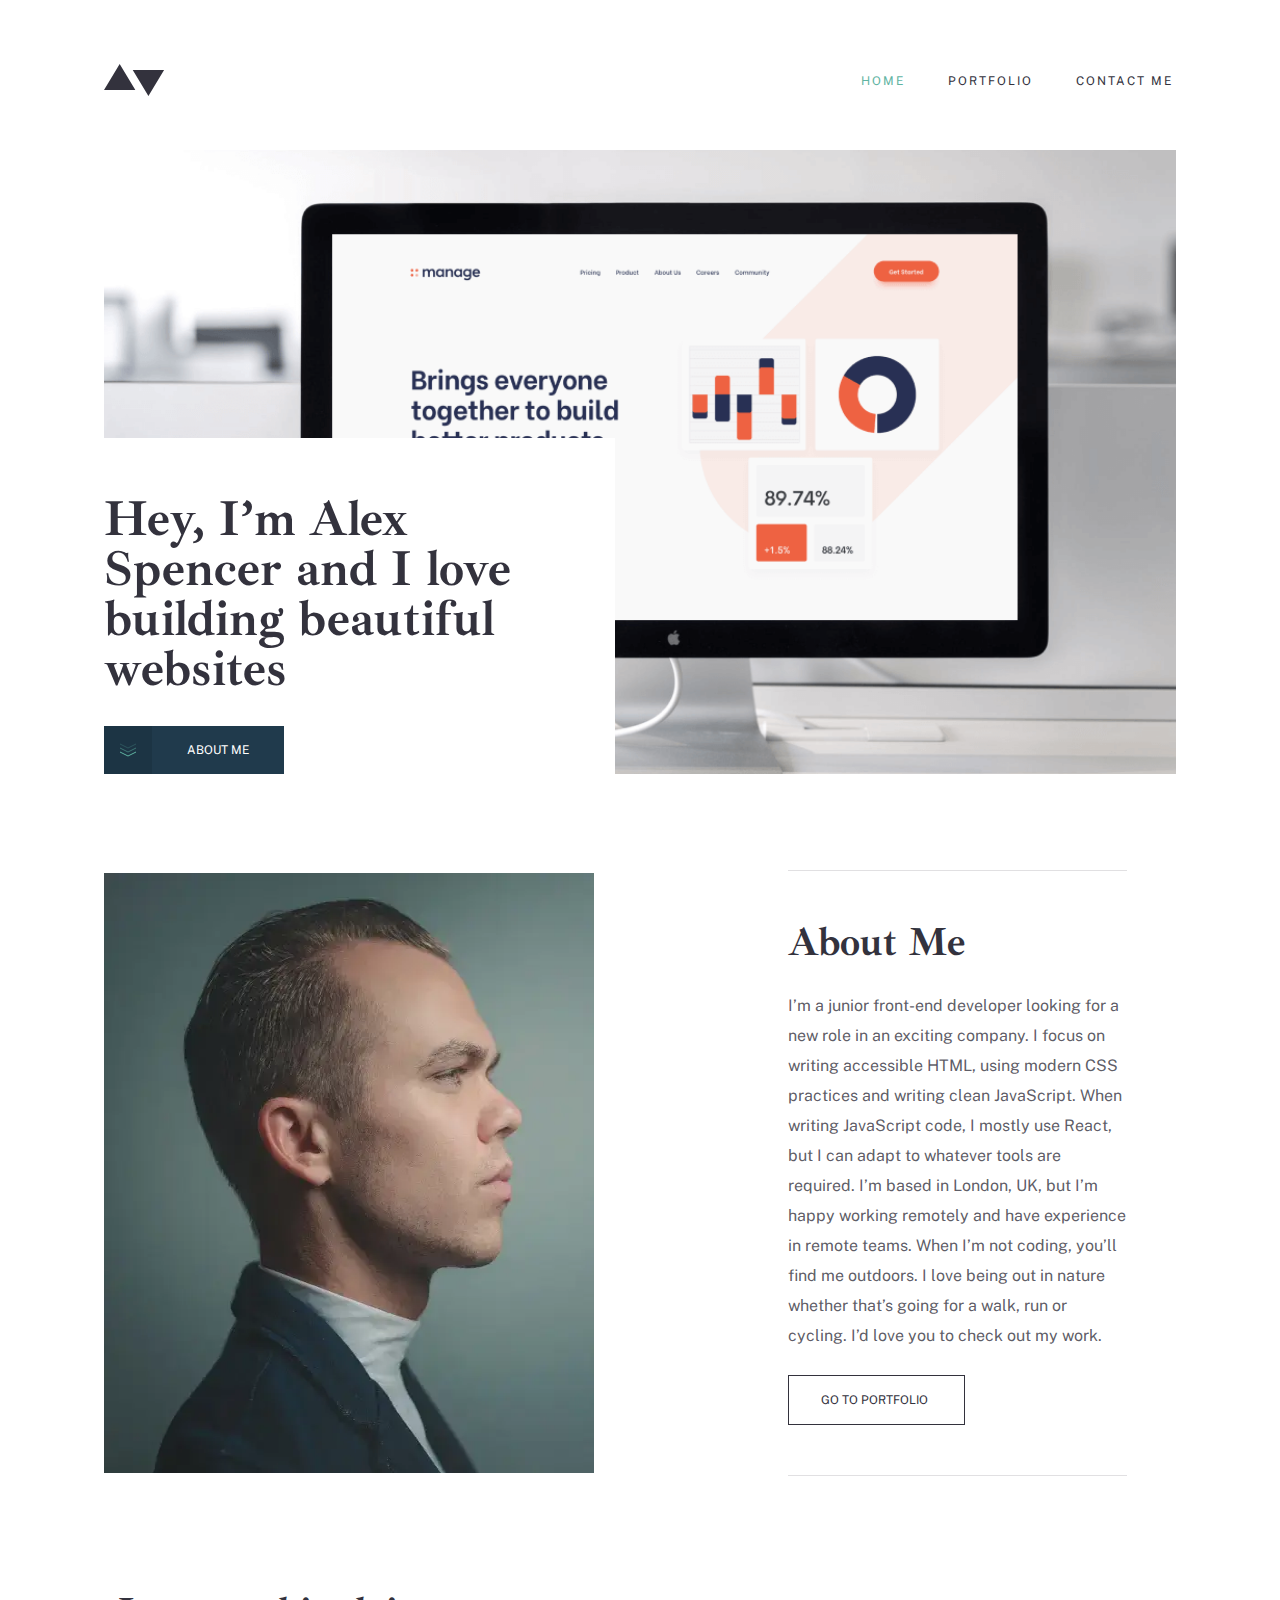
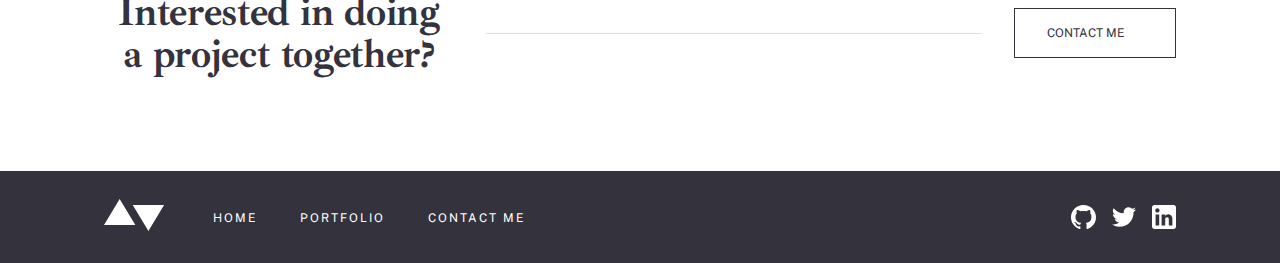
<file: index.html>
<!DOCTYPE html>
<html lang="en">
<head>
  <meta charset="UTF-8">
  <meta http-equiv="X-UA-Compatible" content="IE=edge">
  <meta name="viewport" content="width=device-width, initial-scale=1.0">
  <title>Minimalist portfolio</title>
  <link rel="stylesheet" href="./css/main.min.css">
</head>
<body>

  <header class="site-header">
    <div class="container">
      <div class="header-box">
        <a class="logo" href="./index.html">
          <img class="logo__img" src="./images/logo.svg" alt="Minimalist portfolio site logo">
        </a>

        <button class="header-box__btn"></button>

        <nav class="header-box__nav navigation">
          <ul class="navigation__list">
            <li class="navigation__item">
              <a class="navigation__link navigation__link--active" href="./index.html">HOME</a>
            </li>
            <li class="navigation__item">
              <a class="navigation__link" href="./porfolio.html">PORTFOLIO</a>
            </li>
            <li class="navigation__item">
              <a class="navigation__link" href="./contact.html">CONTACT ME</a>
            </li>
          </ul>
        </nav>
      </div>
    </div>
  </header>

  <main class="site-main">
    <section class="hero">
      <div class="container">
        <div class="hero__wrapper">
          <div class="hero__info">
            <h1 class="hero__title">
              Hey, I’m Alex Spencer and I love building beautiful websites
            </h1>
            <a class="link-bl" href="#aboutme">ABOUT ME</a>
          </div>
        </div>
      </div>
    </section>

    <section class="info" id="aboutme">
      <div class="container">
        <div class="info__box">
          <picture>
            <source type="image/webp"
            media="(max-width: 768px)"
            srcset="./images/alex-mb.webp 1x, ./images/alex-mb@2x.webp 2x">
            <source type="image/webp"
            media="(max-width: 1024px)"
            srcset="./images/alex-tb.webp 1x, ./images/alex-tb@2x.webp 2x">
            <source type="image/webp"
            media="(max-width: 1440px)"
            srcset="./images/alex.webp 1x, ./images/alex@2x.webp 2x">
            <source type="image/jpg"
            media="(max-width: 768px)"
            srcset="./images/alex-mb.jpg 1x, ./images/alex-mb@2x.jpg 2x">

            <source type="image/jpg"
            media="(max-width: 1024px)"
            srcset="./images/alex-tb.jpg 1x, ./images/alex-tb@2x.jpg 2x">

            <img class="info__img" src="./images/alex.jpg"
            srcset="./images/alex.jpg 1x, ./images/alex@2x.jpg 2x"
            width="300" height="350"
            alt="Alex Spencer">
          </picture>

          <div class="info__wrapper">
            <h2 class="info__title">
              About Me
            </h2>
            <p class="info__text">
              I’m a junior front-end developer looking for a new role in an exciting company. I focus on writing accessible HTML, using modern CSS practices and writing clean JavaScript. When writing JavaScript code, I mostly use React, but I can adapt to whatever tools are required. I’m based in London, UK, but I’m happy working remotely and have experience in remote teams. When I’m not coding, you’ll find me outdoors. I love being out in nature whether that’s going for a walk, run or cycling. I’d love you to check out my work.
            </p>

            <a class="link-wt" href="./porfolio.html">GO TO PORTFOLIO</a>
          </div>
        </div>
      </div>
    </section>

    <article class="advertice">
      <div class="container">
        <div class="advertice__box">
          <div class="advertice__titlebox">
            <h2 class="advertice__title">
              Interested in doing a project together?
            </h2>
          </div>
          <span class="advertice__line"></span>
          <a class="link-wt" href="./contact.html">CONTACT ME</a>
        </div>
      </div>
    </article>
  </main>

  <footer class="site-footer">
    <div class="container">
      <div class="site-footer__box">
        <a class="footer-logo" href="./index.html">
          <svg class="footer-logo__img" width="61" height="32" fill="none" xmlns="http://www.w3.org/2000/svg"><path fill-rule="evenodd" clip-rule="evenodd" d="M31.347 26.122 15.673 0 0 26.122h31.347ZM60.082 5.878 44.408 32 28.735 5.878h31.347Z" fill="currentColor"/></svg>
        </a>

        <ul class="site-footer__list footer">
          <li class="footer__item">
            <a class="footer__link" href="./index.html">HOME</a>
          </li>
          <li class="footer__item">
            <a class="footer__link" href="./porfolio.html">PORTFOLIO</a>
          </li>
          <li class="footer__item">
            <a class="footer__link" href="./contact.html">CONTACT ME</a>
          </li>
        </ul>

        <ul class="site-footer__sm sm">
          <li class="sm__item">
            <a class="sm__link" href="#" target="blank">
              <img class="sm__img" src="./images/github.svg" alt="Github link">
            </a>
          </li>
          <li class="sm__item">
            <a class="sm__link" href="#" target="blank">
              <img class="sm__img" src="./images/twitter.svg" alt="twitter link">
            </a>
          </li>
          <li class="sm__item">
            <a class="sm__link" href="#" target="blank">
              <img class="sm__img" src="./images/linkedin.svg" alt="linkedin link">
            </a>
          </li>
        </ul>
      </div>
    </div>
  </footer>

  <script src="./js/main.js"></script>

</body>
</html>
</file>
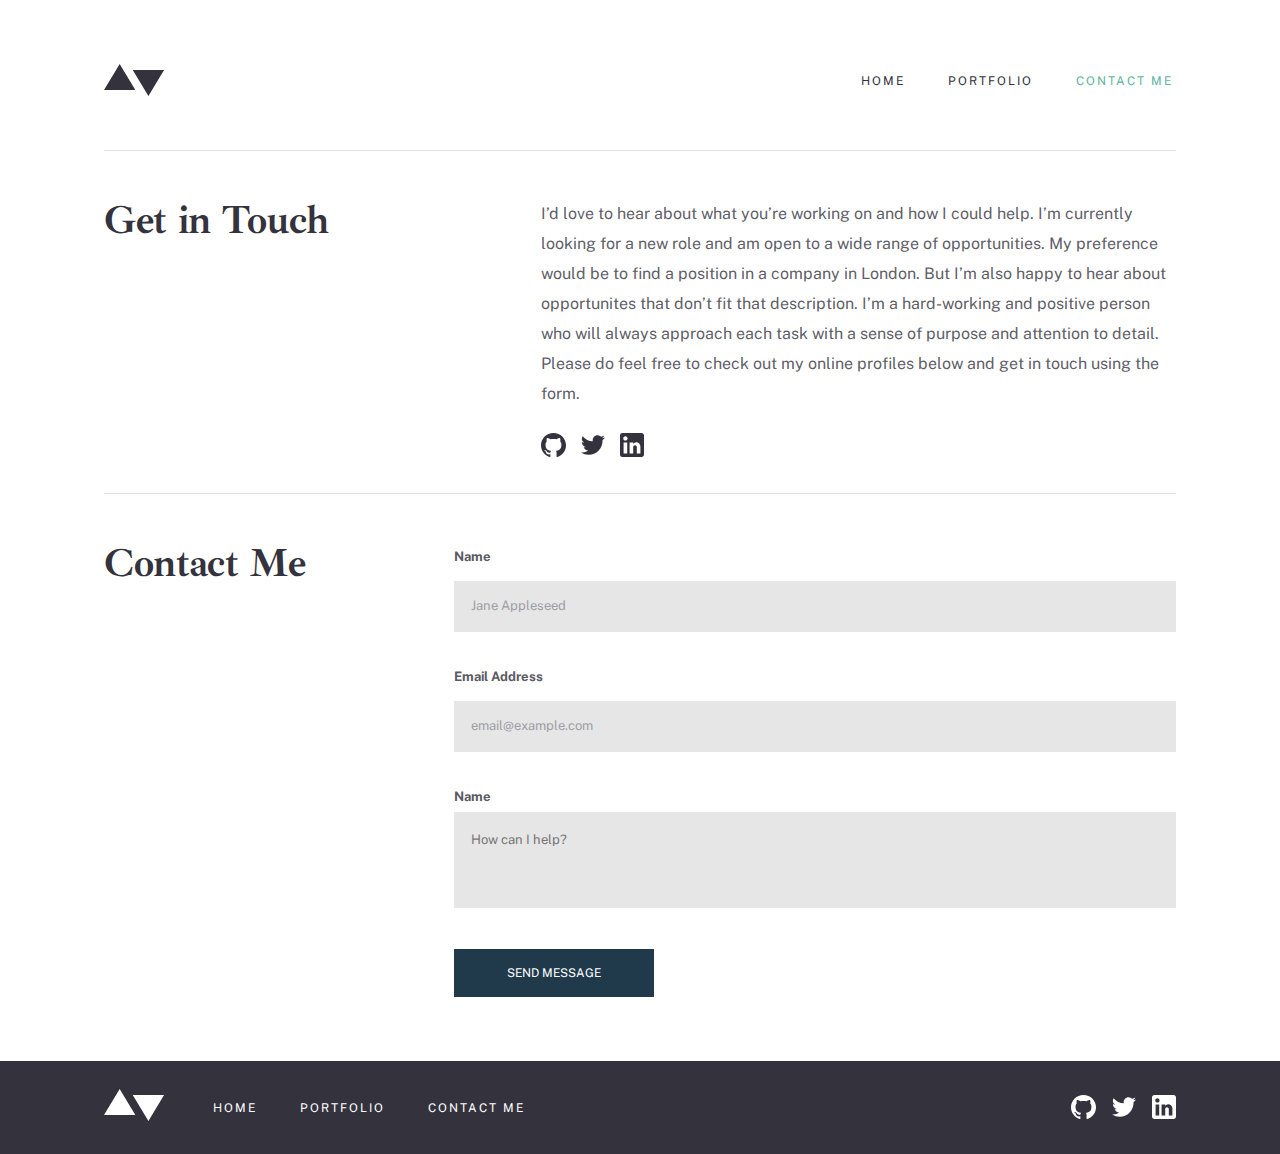
<file: contact.html>
<!DOCTYPE html>
<html lang="en">
<head>
  <meta charset="UTF-8">
  <meta http-equiv="X-UA-Compatible" content="IE=edge">
  <meta name="viewport" content="width=device-width, initial-scale=1.0">
  <title>Minimalist portfolio</title>
  <link rel="stylesheet" href="./css/main.min.css">
</head>
<body>

  <header class="site-header">
    <div class="container">
      <div class="header-box">
        <a class="logo" href="./index.html">
          <img class="logo__img" src="./images/logo.svg" alt="Minimalist portfolio site logo">
        </a>

        <button class="header-box__btn"></button>

        <nav class="header-box__nav navigation">
          <ul class="navigation__list">
            <li class="navigation__item">
              <a class="navigation__link" href="./index.html">HOME</a>
            </li>
            <li class="navigation__item">
              <a class="navigation__link" href="./porfolio.html">PORTFOLIO</a>
            </li>
            <li class="navigation__item">
              <a class="navigation__link navigation__link--active" href="./contact.html">CONTACT ME</a>
            </li>
          </ul>
        </nav>
      </div>
    </div>
  </header>

  <main class="site-main">
    <section class="get">
      <h2 class="visually-hidden">Start contact page</h2>
      <div class="container">
        <div class="get__wrapper">
          <div class="get__titlebox">
            <h3 class="get__title">
              Get in Touch
            </h3>
          </div>
          <div class="get__info">
            <p class="get__text">
              I’d love to hear about what you’re working on and how I could help. I’m currently looking for a new role and am open to a wide range of opportunities. My preference would be to find a position in a company in London. But I’m also happy to hear about opportunites that don’t fit that description. I’m a hard-working and positive person who will always approach each task with a sense of purpose and attention to detail. Please do feel free to check out my online profiles below and get in touch using the form.
            </p>
            <ul class="get__list">
              <li class="get__item">
                <a class="get__link" href="#">
                  <svg width="25" height="24" fill="none" xmlns="http://www.w3.org/2000/svg"><path d="M12.5 0C5.594 0 0 5.51 0 12.305c0 5.437 3.581 10.048 8.547 11.674.625.116.854-.265.854-.592 0-.292-.01-1.066-.016-2.092-3.477.742-4.21-1.65-4.21-1.65-.569-1.42-1.39-1.8-1.39-1.8-1.133-.764.087-.748.087-.748 1.255.086 1.914 1.268 1.914 1.268 1.115 1.881 2.927 1.338 3.641 1.024.113-.797.434-1.338.792-1.646-2.776-.308-5.694-1.366-5.694-6.08 0-1.343.484-2.44 1.286-3.302-.14-.31-.562-1.562.11-3.256 0 0 1.047-.33 3.437 1.261 1-.273 2.063-.409 3.125-.415 1.063.006 2.125.142 3.125.415 2.375-1.591 3.422-1.261 3.422-1.261.672 1.694.25 2.945.125 3.256.797.861 1.281 1.959 1.281 3.302 0 4.727-2.921 5.767-5.703 6.07.438.369.844 1.123.844 2.276 0 1.647-.015 2.97-.015 3.37 0 .322.218.707.859.584 5-1.615 8.579-6.23 8.579-11.659C25 5.51 19.403 0 12.5 0Z" fill="#33323D"/></svg>
                </a>
              </li>
              <li class="get__item">
                <a class="get__link" href="#">
                  <svg width="24" height="20" fill="none" xmlns="http://www.w3.org/2000/svg"><path d="M24 2.557a9.83 9.83 0 0 1-2.828.775A4.932 4.932 0 0 0 23.337.608a9.864 9.864 0 0 1-3.127 1.195A4.916 4.916 0 0 0 16.616.248c-3.179 0-5.515 2.966-4.797 6.045A13.978 13.978 0 0 1 1.671 1.149a4.93 4.93 0 0 0 1.523 6.574 4.903 4.903 0 0 1-2.229-.616c-.054 2.281 1.581 4.415 3.949 4.89a4.935 4.935 0 0 1-2.224.084 4.928 4.928 0 0 0 4.6 3.419A9.9 9.9 0 0 1 0 17.54a13.94 13.94 0 0 0 7.548 2.212c9.142 0 14.307-7.721 13.995-14.646A10.025 10.025 0 0 0 24 2.557Z" fill="#33323D"/></svg>
                </a>
              </li>
              <li class="get__item">
                <a class="get__link" href="#">
                  <svg width="24" height="24" fill="none" xmlns="http://www.w3.org/2000/svg"><path fill-rule="evenodd" clip-rule="evenodd" d="M2.4 0h19.2C22.92 0 24 1.08 24 2.4v19.2c0 1.32-1.08 2.4-2.4 2.4H2.4C1.08 24 0 22.92 0 21.6V2.4C0 1.08 1.08 0 2.4 0Zm1.2 20.4h3.6V9.6H3.6v10.8ZM5.4 7.56c-1.2 0-2.16-.96-2.16-2.16 0-1.2.96-2.16 2.16-2.16 1.2 0 2.16.96 2.16 2.16 0 1.2-.96 2.16-2.16 2.16ZM16.8 20.4h3.6v-6.84c0-2.28-1.92-4.2-4.2-4.2-1.08 0-2.4.72-3 1.68V9.6H9.6v10.8h3.6v-6.36c0-.96.84-1.8 1.8-1.8.96 0 1.8.84 1.8 1.8v6.36Z" fill="#33323D"/></svg>
                </a>
              </li>
            </ul>
          </div>
        </div>
        <div class="get__wrapper">
          <div class="get__titlebox">
            <h3 class="get__title">
              Contact Me
            </h3>
          </div>
          <form class="get__form" action="https://echo.htmlacademy.ru/courses" method="POST" autocomplete="off">
            <label class="get__label">
              Name
              <input class="get__input" type="text" name="user_name" minlength="2" placeholder="Jane Appleseed" required>
              <span class="get__sp">This field is required</span>
            </label>
            <label class="get__label">Email Address
              <input class="get__input" type="email" name="user_email" placeholder="email@example.com" required>
              <span class="get__sp">This field is required</span>
            </label>
            <label class="get__label">
              Name
              <textarea class="get__textarea" name="user_text" cols="30" rows="3" minlength="10" placeholder="How can I help?" required></textarea>
              <span class="get__sp">This field is required</span>
            </label>

            <button class="get__btn" type="submit">SEND MESSAGE</button>
          </form>
        </div>
      </div>
    </section>
  </main>

  <footer class="site-footer">
    <div class="container">
      <div class="site-footer__box">
        <a class="footer-logo" href="./index.html">
          <svg class="footer-logo__img" width="61" height="32" fill="none" xmlns="http://www.w3.org/2000/svg"><path fill-rule="evenodd" clip-rule="evenodd" d="M31.347 26.122 15.673 0 0 26.122h31.347ZM60.082 5.878 44.408 32 28.735 5.878h31.347Z" fill="currentColor"/></svg>
        </a>

        <ul class="site-footer__list footer">
          <li class="footer__item">
            <a class="footer__link" href="./index.html">HOME</a>
          </li>
          <li class="footer__item">
            <a class="footer__link" href="./porfolio.html">PORTFOLIO</a>
          </li>
          <li class="footer__item">
            <a class="footer__link" href="./contact.html">CONTACT ME</a>
          </li>
        </ul>

        <ul class="site-footer__sm sm">
          <li class="sm__item">
            <a class="sm__link" href="#" target="blank">
              <img class="sm__img" src="./images/github.svg" alt="Github link">
            </a>
          </li>
          <li class="sm__item">
            <a class="sm__link" href="#" target="blank">
              <img class="sm__img" src="./images/twitter.svg" alt="twitter link">
            </a>
          </li>
          <li class="sm__item">
            <a class="sm__link" href="#" target="blank">
              <img class="sm__img" src="./images/linkedin.svg" alt="linkedin link">
            </a>
          </li>
        </ul>
      </div>
    </div>
  </footer>

  <script src="./js/main.js"></script>

</body>
</html>
</file>
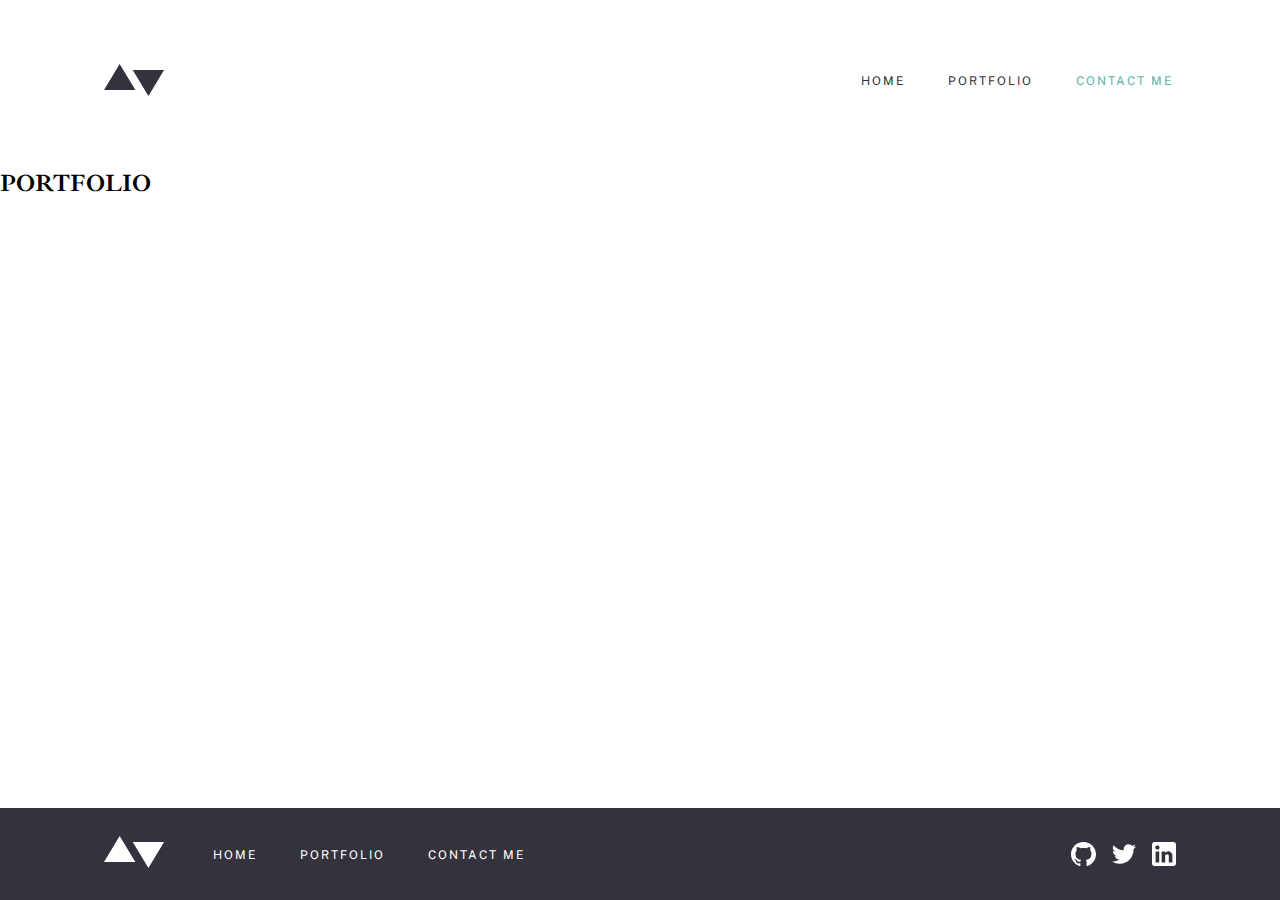
<file: porfolio.html>
<!DOCTYPE html>
<html lang="en">
<head>
  <meta charset="UTF-8">
  <meta http-equiv="X-UA-Compatible" content="IE=edge">
  <meta name="viewport" content="width=device-width, initial-scale=1.0">
  <title>Minimalist portfolio</title>
  <link rel="stylesheet" href="./css/main.min.css">
</head>
<body>

  <header class="site-header">
    <div class="container">
      <div class="header-box">
        <a class="logo" href="./index.html">
          <img class="logo__img" src="./images/logo.svg" alt="Minimalist portfolio site logo">
        </a>

        <button class="header-box__btn"></button>

        <nav class="header-box__nav navigation">
          <ul class="navigation__list">
            <li class="navigation__item">
              <a class="navigation__link" href="./index.html">HOME</a>
            </li>
            <li class="navigation__item">
              <a class="navigation__link" href="./porfolio.html">PORTFOLIO</a>
            </li>
            <li class="navigation__item">
              <a class="navigation__link navigation__link--active" href="./contact.html">CONTACT ME</a>
            </li>
          </ul>
        </nav>
      </div>
    </div>
  </header>

  <main class="site-main">
    <h2>PORTFOLIO</h2>
  </main>
  <footer class="site-footer">
    <div class="container">
      <div class="site-footer__box">
        <a class="footer-logo" href="./index.html">
          <svg class="footer-logo__img" width="61" height="32" fill="none" xmlns="http://www.w3.org/2000/svg"><path fill-rule="evenodd" clip-rule="evenodd" d="M31.347 26.122 15.673 0 0 26.122h31.347ZM60.082 5.878 44.408 32 28.735 5.878h31.347Z" fill="currentColor"/></svg>
        </a>

        <ul class="site-footer__list footer">
          <li class="footer__item">
            <a class="footer__link" href="./index.html">HOME</a>
          </li>
          <li class="footer__item">
            <a class="footer__link" href="./porfolio.html">PORTFOLIO</a>
          </li>
          <li class="footer__item">
            <a class="footer__link" href="./contact.html">CONTACT ME</a>
          </li>
        </ul>

        <ul class="site-footer__sm sm">
          <li class="sm__item">
            <a class="sm__link" href="#" target="blank">
              <img class="sm__img" src="./images/github.svg" alt="Github link">
            </a>
          </li>
          <li class="sm__item">
            <a class="sm__link" href="#" target="blank">
              <img class="sm__img" src="./images/twitter.svg" alt="twitter link">
            </a>
          </li>
          <li class="sm__item">
            <a class="sm__link" href="#" target="blank">
              <img class="sm__img" src="./images/linkedin.svg" alt="linkedin link">
            </a>
          </li>
        </ul>
      </div>
    </div>
  </footer>

  <script src="./js/main.js"></script>

</body>
</html>
</file>
<file: css/main.min.css>
:root{--text-color:#33323D;--active-color:#5FB4A2;--white:#FFFFFF}.get__btn,.header-box__btn{background-color:rgba(0,0,0,0);border:none}html{line-height:1.15;-webkit-text-size-adjust:100%}body{margin:0}main{display:block}h1{font-size:2em;margin:.67em 0}hr{-webkit-box-sizing:content-box;box-sizing:content-box;height:0;overflow:visible}pre{font-family:monospace,monospace;font-size:1em}a{background-color:rgba(0,0,0,0)}abbr[title]{border-bottom:none;text-decoration:underline;-webkit-text-decoration:underline dotted;text-decoration:underline dotted}b,strong{font-weight:bolder}code,kbd,samp{font-family:monospace,monospace;font-size:1em}small{font-size:80%}sub,sup{font-size:75%;line-height:0;position:relative;vertical-align:baseline}sub{bottom:-0.25em}sup{top:-0.5em}img{border-style:none}button,input,optgroup,select,textarea{font-family:inherit;font-size:100%;line-height:1.15;margin:0}button,input{overflow:visible}button,select{text-transform:none}button,[type=button],[type=reset],[type=submit]{-webkit-appearance:button}button::-moz-focus-inner,[type=button]::-moz-focus-inner,[type=reset]::-moz-focus-inner,[type=submit]::-moz-focus-inner{border-style:none;padding:0}button:-moz-focusring,[type=button]:-moz-focusring,[type=reset]:-moz-focusring,[type=submit]:-moz-focusring{outline:1px dotted ButtonText}fieldset{padding:.35em .75em .625em}legend{-webkit-box-sizing:border-box;box-sizing:border-box;color:inherit;display:table;max-width:100%;padding:0;white-space:normal}progress{vertical-align:baseline}textarea{overflow:auto}[type=checkbox],[type=radio]{-webkit-box-sizing:border-box;box-sizing:border-box;padding:0}[type=number]::-webkit-inner-spin-button,[type=number]::-webkit-outer-spin-button{height:auto}[type=search]{-webkit-appearance:textfield;outline-offset:-2px}[type=search]::-webkit-search-decoration{-webkit-appearance:none}::-webkit-file-upload-button{-webkit-appearance:button;font:inherit}details{display:block}summary{display:list-item}template{display:none}[hidden]{display:none}@font-face{font-family:"Ibarra Real Nova";font-weight:400;src:url("../fonts/ibarra-real-nova-v20-latin-regular.woff2") format("woff2"),url("../fonts/ibarra-real-nova-v20-latin-regular.woff") format("woff")}@font-face{font-family:"Ibarra Real Nova";font-weight:700;src:url("../fonts/ibarra-real-nova-v20-latin-700.woff2") format("woff2"),url("../fonts/ibarra-real-nova-v20-latin-700.woff") format("woff")}@font-face{font-family:"Public Sans";font-style:normal;font-weight:400;src:local(""),url("../fonts/public-sans-v14-latin-regular.woff2") format("woff2"),url("../fonts/public-sans-v14-latin-regular.woff") format("woff")}@font-face{font-family:"Public Sans";font-weight:700;src:url("../fonts/public-sans-v14-latin-700.woff2") format("woff2"),url("../fonts/public-sans-v14-latin-700.woff") format("woff")}*{-webkit-box-sizing:border-box;box-sizing:border-box}*::before,*::after{-webkit-box-sizing:inherit;box-sizing:inherit}html{height:100%;-webkit-box-sizing:border-box;box-sizing:border-box;scroll-behavior:smooth}img{display:block;height:auto}h1,h2,h3{font-family:"Ibarra Real Nova","Arial",sans-serif}body{display:-webkit-box;display:-ms-flexbox;display:flex;-webkit-box-orient:vertical;-webkit-box-direction:normal;-ms-flex-direction:column;flex-direction:column;height:100%;margin:0;padding:0;font-family:"Public Sans","Times New Roman",serif}.site-main{-webkit-box-flex:1;-ms-flex-positive:1;flex-grow:1}.visually-hidden{position:absolute;width:1px;height:1px;margin:-1px;padding:0;border:0;white-space:nowrap;-webkit-clip-path:inset(100%);clip-path:inset(100%);clip:rect(0 0 0 0);overflow:hidden}.container{width:100%;max-width:1150px;margin:0 auto;padding:0 20px}@media only screen and (min-width: 320px){.container{padding:0 32px}}@media only screen and (min-width: 768px){.container{padding:0 39px}}@media only screen and (min-width: 1024px){.container{padding:0 20px}}.site-header{position:relative;padding-top:32px;padding-bottom:40px}.header-box{width:100%;display:-webkit-box;display:-ms-flexbox;display:flex;-webkit-box-pack:justify;-ms-flex-pack:justify;justify-content:space-between;-webkit-box-align:center;-ms-flex-align:center;align-items:center}.header-box__btn{width:24px;height:13px;background-image:url("../images/burger.svg");background-repeat:no-repeat}.site-header--open .header-box__btn{width:18px;height:19px;background-image:url("../images/close.svg")}.navigation{display:none;width:100%;max-width:315px;overflow-x:hidden}.site-header--open .navigation{width:100%;max-width:223px;display:block;position:absolute;z-index:2;top:80%;right:20px;background-color:var(--text-color);-webkit-animation-name:slidedown;animation-name:slidedown;-webkit-animation-duration:1s;animation-duration:1s;-webkit-animation-iteration-count:1;animation-iteration-count:1}.navigation__list{display:-webkit-box;display:-ms-flexbox;display:flex;-webkit-box-align:center;-ms-flex-align:center;align-items:center;margin:0;padding-left:0;list-style:none}.site-header--open .navigation__list{padding:40px 0;-webkit-box-orient:vertical;-webkit-box-direction:normal;-ms-flex-direction:column;flex-direction:column}.navigation__item:not(:last-child){margin-right:43px}.site-header--open .navigation__item:not(:last-child){margin-right:0;margin-bottom:32px}.navigation__link{display:inline-block;text-decoration:none;font-family:"Public Sans","Times New Roman",serif;font-weight:400;font-size:12px;line-height:14px;letter-spacing:2px;color:var(--text-color)}.navigation__link--active{color:var(--active-color)}.site-header--open .navigation__link{color:var(--white)}@media only screen and (min-width: 600px){.header-box__btn{display:none}.navigation{display:block}.site-header--open .navigation{max-width:315px;display:block;position:static;top:0;background-color:rgba(0,0,0,0)}.site-header--open .navigation__list{padding:0;-webkit-box-orient:horizontal;-webkit-box-direction:normal;-ms-flex-direction:row;flex-direction:row}.site-header--open .navigation__item:not(:last-child){margin-right:43px;margin-bottom:0}.site-header--open .navigation__link{color:var(--text-color)}.site-header--open .navigation__link--active{color:var(--active-color)}}@media only screen and (min-width: 768px){.site-header{padding-top:64px;padding-bottom:47px}}@media only screen and (min-width: 1024px){.site-header{padding-bottom:54px}}@-webkit-keyframes slidedown{from{-webkit-transform:translateY(-500px);transform:translateY(-500px)}to{-webkit-transform:translateY(0);transform:translateY(0)}}@keyframes slidedown{from{-webkit-transform:translateY(-500px);transform:translateY(-500px)}to{-webkit-transform:translateY(0);transform:translateY(0)}}.hero{position:relative}.hero__wrapper{width:100%;height:271px;background-image:url("../images/hero-bg-mb.png");background-repeat:no-repeat;background-size:cover}@media only screen and (-webkit-min-device-pixel-ratio: 2),only screen and (min-device-pixel-ratio: 2),only screen and (min-resolution: 192dpi),only screen and (min-resolution: 2dppx){.hero__wrapper{background-image:url("../images/hero-bg-mb@2x.png");background-repeat:no-repeat;background-size:cover}}.hero__info{width:100%;max-width:272px;position:absolute;top:110%;right:0;left:12px;margin:0 auto}.hero__title{margin:0;margin-bottom:32px;font-size:32px;line-height:42px;font-weight:700;text-align:left;color:#33323d}.link-bl{position:relative;display:inline-block;text-decoration:none;font-size:12px;line-height:14px;font-weight:400;text-align:left;color:#fff;padding:17px 0;padding-right:35px;padding-left:83px;background-color:#203a4c;-webkit-transition:.3s ease;transition:.3s ease}.link-bl:hover{background-color:#5fb4a2}.link-bl::before{position:absolute;z-index:1;top:0;left:0;display:inline-block;width:48px;height:48px;content:"";background-image:url("../images/link-df.svg");background-position:center}.link-bl::before:hover{background-image:url("../imgages/link-hv.svg")}@media only screen and (min-width: 375px){.info__img{width:339px}.info__wrapper{max-width:339px}}@media only screen and (min-width: 500px){.hero__wrapper{height:600px;background-image:url("../../images/hero-bg-tb.png");background-position:center}}@media only screen and (min-width: 500px)and (-webkit-min-device-pixel-ratio: 2),only screen and (min-width: 500px)and (min-device-pixel-ratio: 2),only screen and (min-width: 500px)and (min-resolution: 192dpi),only screen and (min-width: 500px)and (min-resolution: 2dppx){.hero__wrapper{background-image:url("../../images/hero-bg-tb@2x.png");background-position:center}}@media only screen and (min-width: 500px){.hero__info{top:50%;left:32px;margin:0;max-width:375px;padding-top:56px;padding-right:88px;background-color:#fff}}@media only screen and (min-width: 768px){.hero__info{top:57%;left:39px;max-width:511px}}@media only screen and (min-width: 900px){.hero__wrapper{background-image:url("../images/hero-bg.png")}}@media only screen and (min-width: 900px)and (-webkit-min-device-pixel-ratio: 2),only screen and (min-width: 900px)and (min-device-pixel-ratio: 2),only screen and (min-width: 900px)and (min-resolution: 192dpi),only screen and (min-width: 900px)and (min-resolution: 2dppx){.hero__wrapper{background-image:url("../images/hero-bg@2x.png")}}@media only screen and (min-width: 1024px){.hero__info{top:44%;left:20px}.hero__title{font-size:50px;line-height:50px}}@media only screen and (min-width: 1150px){.hero__wrapper{height:0;padding-top:288px;padding-bottom:336px}.hero__info{position:static}}.info{padding-top:344px;padding-bottom:115px}.info__img{width:260px;height:auto;margin:0 auto;margin-bottom:32px}.info__wrapper{padding:32px 0;width:100%;max-width:400px;margin:0 auto;border-top:1px solid rgba(51,50,61,.1490196078);border-bottom:1px solid rgba(51,50,61,.1490196078)}.info__title{margin:0;margin-bottom:28px;font-size:40px;line-height:42px;font-weight:700;text-align:left;color:#33323d}.info__text{margin:0;margin-bottom:24px;font-size:16px;line-height:30px;font-weight:400;text-align:left;color:rgba(51,50,61,.8)}.link-wt{display:inline-block;text-decoration:none;padding:17px 36px 17px 32px;font-size:12px;line-height:14px;font-weight:400;text-align:left;color:#33323d;border:1px solid #33323d;-webkit-transition:.5s ease;transition:.5s ease}.link-wt:hover{color:#fff;background-color:#33323d}@media only screen and (min-width: 375px){.info__img{width:339px}}@media only screen and (min-width: 500px){.info{padding-top:96px}.info__img{width:400px}}@media only screen and (min-width: 768px){.info__box{display:-webkit-box;display:-ms-flexbox;display:flex;-webkit-box-align:center;-ms-flex-align:center;align-items:center;-webkit-box-pack:center;-ms-flex-pack:center;justify-content:center;width:100%;max-width:1050px;margin:0 auto}.info__img{width:100%;max-width:490px;height:600px;margin-bottom:0}.info__wrapper{max-width:339px;margin:0;margin-left:69px;padding:50px 0}}@media only screen and (min-width: 1024px){.info{padding-top:96px}.info__box{margin:0;-webkit-box-pack:start;-ms-flex-pack:start;justify-content:flex-start}.info__img{width:540px}}@media only screen and (min-width: 1150px){.info__img{margin-right:125px}}.advertice{padding-bottom:96px}.advertice__box{width:100%;display:-webkit-box;display:-ms-flexbox;display:flex;-webkit-box-align:center;-ms-flex-align:center;align-items:center;-webkit-box-pack:justify;-ms-flex-pack:justify;justify-content:space-between;-webkit-box-orient:vertical;-webkit-box-direction:normal;-ms-flex-direction:column;flex-direction:column}.advertice__titlebox{width:100%;max-width:350px;margin-bottom:40px}.advertice__title{margin:0;font-size:40px;line-height:42px;font-weight:700;text-align:center;color:#33323d;letter-spacing:-0.357143px}.advertice__line{display:none;width:100%;max-width:534px;height:1px;margin:0 32px;background-color:rgba(51,50,61,.1490196078)}.advertice__box .link-wt{min-width:162px}@media only screen and (min-width: 768px){.advertice__box{-webkit-box-orient:horizontal;-webkit-box-direction:normal;-ms-flex-direction:row;flex-direction:row}.advertice__titlebox{margin-bottom:0}.advertice__title{font-size:36px}.advertice__line{display:inline-block}}@media only screen and (min-width: 900px){.advertice__title{font-size:40px}}.get{padding-bottom:32px}.get__wrapper{width:100%;display:-webkit-box;display:-ms-flexbox;display:flex;-webkit-box-align:start;-ms-flex-align:start;align-items:flex-start;-webkit-box-orient:vertical;-webkit-box-direction:normal;-ms-flex-direction:column;flex-direction:column;margin:0 auto;padding:32px 0;border-top:1px solid rgba(51,50,61,0.1490196078)}.get__titlebox{width:100%;max-width:350px;margin-bottom:24px}.get__title{margin:0;font-size:40px;line-height:42px;font-weight:700;text-align:left;color:#33323d;letter-spacing:-0.357143px}.get__info{width:100%;max-width:689px}.get__text{margin:0;margin-bottom:24px;font-size:15px;line-height:30px;font-weight:400;text-align:left;color:rgba(51,50,61,.8)}.get__list{display:-webkit-box;display:-ms-flexbox;display:flex;-webkit-box-align:center;-ms-flex-align:center;align-items:center;margin:0;padding-left:0;list-style:none}.get__item:not(:last-child){margin-right:15px}.get__form{width:100%}.get__label{display:block;font-size:13px;line-height:30px;font-weight:700;text-align:left;color:#5b5a63}.get__input{width:100%;display:block;margin-top:9px;margin-bottom:0;padding:17px 16px;border:1px solid rgba(0,0,0,0);background-color:#e6e6e7;-webkit-transition:.4s ease;transition:.4s ease;outline:none}.get__input:focus{border-color:#5fb4a2}.get__input::-webkit-input-placeholder{font-size:13px;line-height:30px;font-weight:400;text-align:left;color:#9e9ea4}.get__input::-moz-placeholder{font-size:13px;line-height:30px;font-weight:400;text-align:left;color:#9e9ea4}.get__input:-ms-input-placeholder{font-size:13px;line-height:30px;font-weight:400;text-align:left;color:#9e9ea4}.get__input::-ms-input-placeholder{font-size:13px;line-height:30px;font-weight:400;text-align:left;color:#9e9ea4}.get__input::placeholder{font-size:13px;line-height:30px;font-weight:400;text-align:left;color:#9e9ea4}.get__input:not(:-moz-placeholder-shown):not(:focus):invalid{border-color:#f43030}.get__input:not(:-ms-input-placeholder):not(:focus):invalid{border-color:#f43030}.get__input:not(:placeholder-shown):not(:focus):invalid{border-color:#f43030}.get__input:not(:-moz-placeholder-shown):not(:focus):invalid~.get__sp{-moz-transition:.4s ease;transition:.4s ease;opacity:1}.get__input:not(:-ms-input-placeholder):not(:focus):invalid~.get__sp{-ms-transition:.4s ease;transition:.4s ease;opacity:1}.get__input:not(:placeholder-shown):not(:focus):invalid~.get__sp{-webkit-transition:.4s ease;transition:.4s ease;opacity:1}.get__sp{font-style:italic;font-size:10px;line-height:12px;font-weight:700;text-align:left;color:#f43030;opacity:0}.get__textarea{width:100%;height:96px;padding:17px 16px;font-size:13px;line-height:20px;font-weight:400;text-align:left;color:#33323d;border:1px solid rgba(0,0,0,0);background-color:#e6e6e7;resize:none;outline:none}.get__textarea:focus{border-color:#5fb4a2}.get__textarea:not(:-moz-placeholder-shown):not(:focus):invalid{border-color:#f43030}.get__textarea:not(:-ms-input-placeholder):not(:focus):invalid{border-color:#f43030}.get__textarea:not(:placeholder-shown):not(:focus):invalid{border-color:#f43030}.get__textarea:not(:-moz-placeholder-shown):not(:focus):invalid~.get__sp{-moz-transition:.4s ease;transition:.4s ease;opacity:1}.get__textarea:not(:-ms-input-placeholder):not(:focus):invalid~.get__sp{-ms-transition:.4s ease;transition:.4s ease;opacity:1}.get__textarea:not(:placeholder-shown):not(:focus):invalid~.get__sp{-webkit-transition:.4s ease;transition:.4s ease;opacity:1}.get__btn{font-size:12px;line-height:14px;font-weight:400;text-align:left;color:#fff;padding:17px 53px;background-color:#203a4c;-webkit-transition:.3s ease;transition:.3s ease}.get__btn:hover{background-color:#5fb4a2}@media only screen and (min-width: 768px){.container{padding:0 39px}.get__wrapper{padding-top:32px}.get__text{font-size:16px}}@media only screen and (min-width: 900px){.get__wrapper{padding-top:48px;-webkit-box-pack:justify;-ms-flex-pack:justify;justify-content:space-between;-webkit-box-orient:horizontal;-webkit-box-direction:normal;-ms-flex-direction:row;flex-direction:row}.get__info{max-width:635px}}.site-footer{padding:56px 0;background-color:#33323d}.site-footer__box{display:-webkit-box;display:-ms-flexbox;display:flex;-webkit-box-align:center;-ms-flex-align:center;align-items:center;-webkit-box-orient:vertical;-webkit-box-direction:normal;-ms-flex-direction:column;flex-direction:column}.footer-logo__img{margin-bottom:40px;color:#fff}.site-footer__list{display:-webkit-box;display:-ms-flexbox;display:flex;-webkit-box-align:center;-ms-flex-align:center;align-items:center;-webkit-box-orient:vertical;-webkit-box-direction:normal;-ms-flex-direction:column;flex-direction:column;margin:0;padding-left:0;list-style:none;margin-bottom:40px}.footer__item:not(:last-child){margin-bottom:32px}.footer__link{display:inline-block;text-decoration:none;font-size:12px;line-height:14px;font-weight:400;text-align:center;color:#fff;letter-spacing:2px}.site-footer__sm{display:-webkit-box;display:-ms-flexbox;display:flex;-webkit-box-align:center;-ms-flex-align:center;align-items:center;margin:0;padding-left:0;list-style:none}.sm__item:not(:last-child){margin-right:16px}@media only screen and (min-width: 600px){.site-footer__list{-webkit-box-orient:horizontal;-webkit-box-direction:normal;-ms-flex-direction:row;flex-direction:row}.footer__item:not(:last-child){margin-right:43px;margin-bottom:0}}@media only screen and (min-width: 900px){.site-footer{padding:28px 0}.site-footer__box{-webkit-box-orient:horizontal;-webkit-box-direction:normal;-ms-flex-direction:row;flex-direction:row}.footer-logo__img{margin-right:48px;margin-bottom:0}.site-footer__list{margin-bottom:0;margin-right:auto}}/*# sourceMappingURL=main.min.css.map */
</file>
